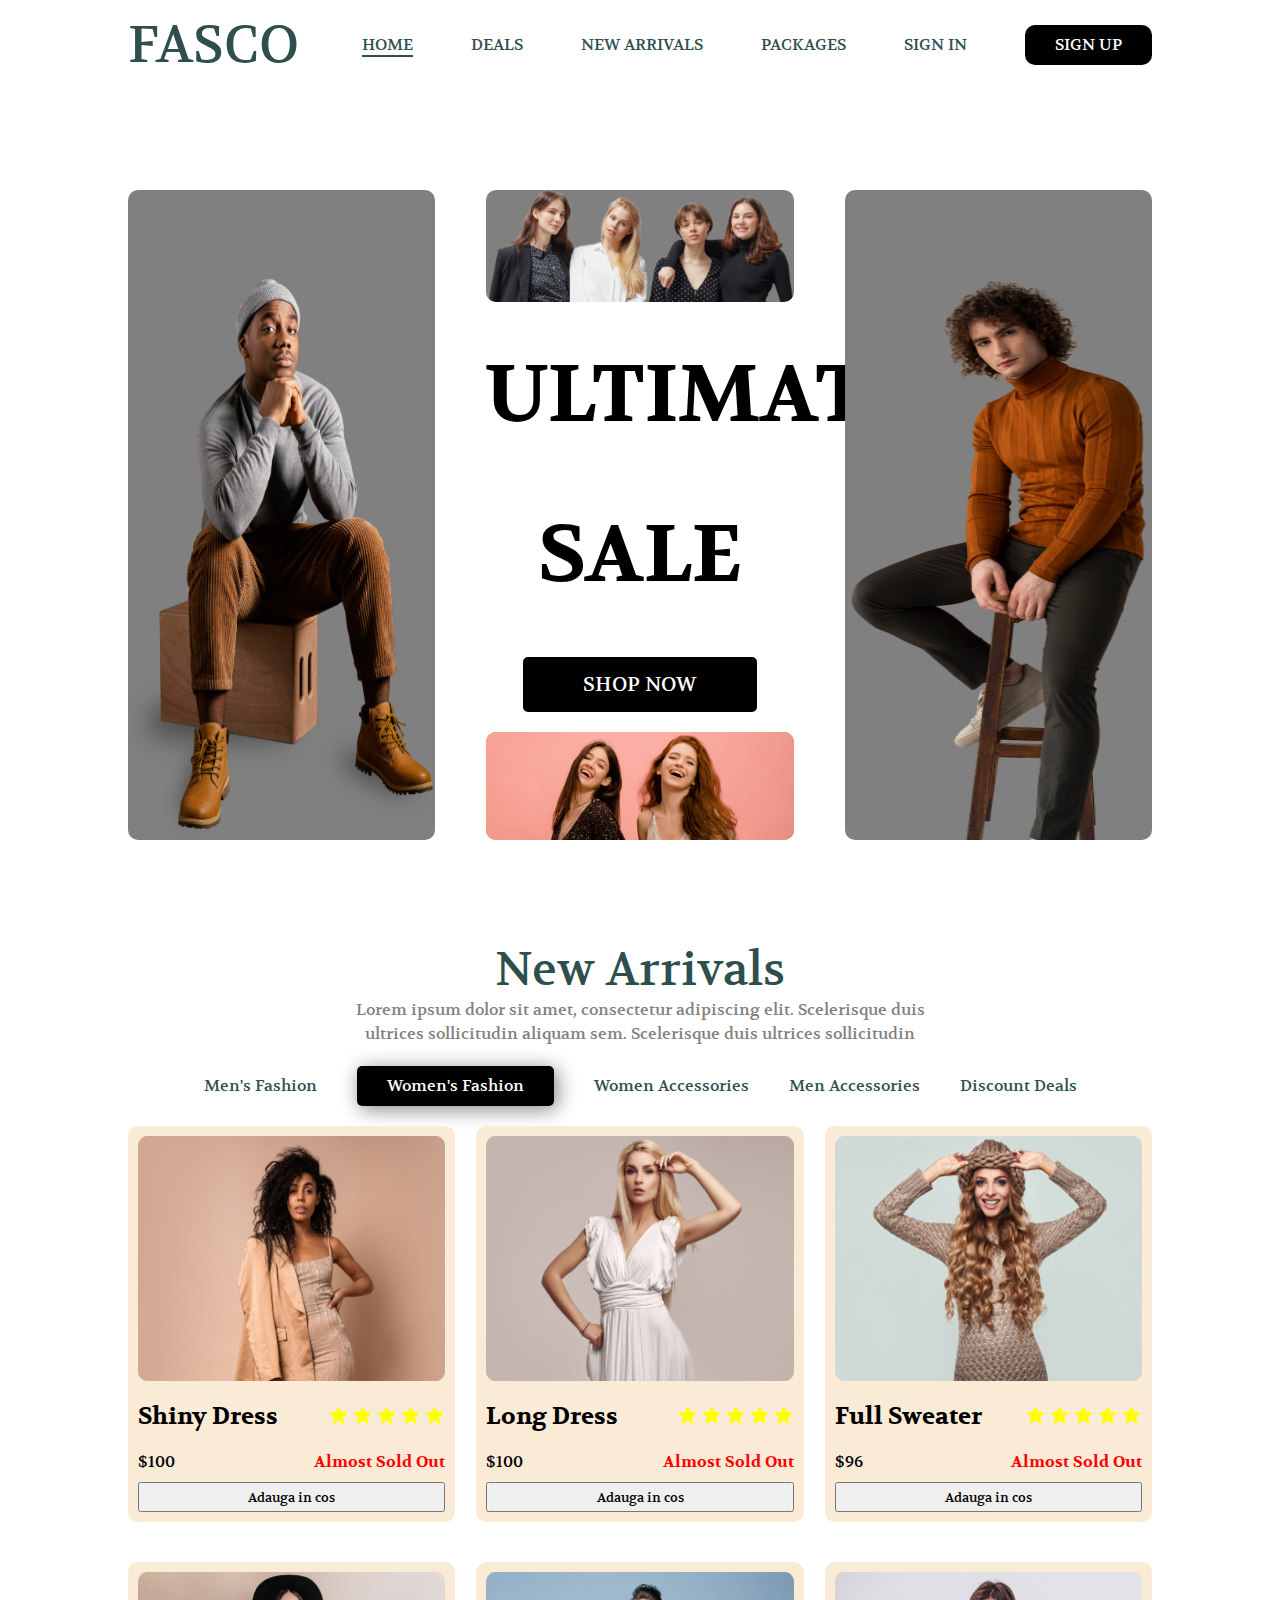
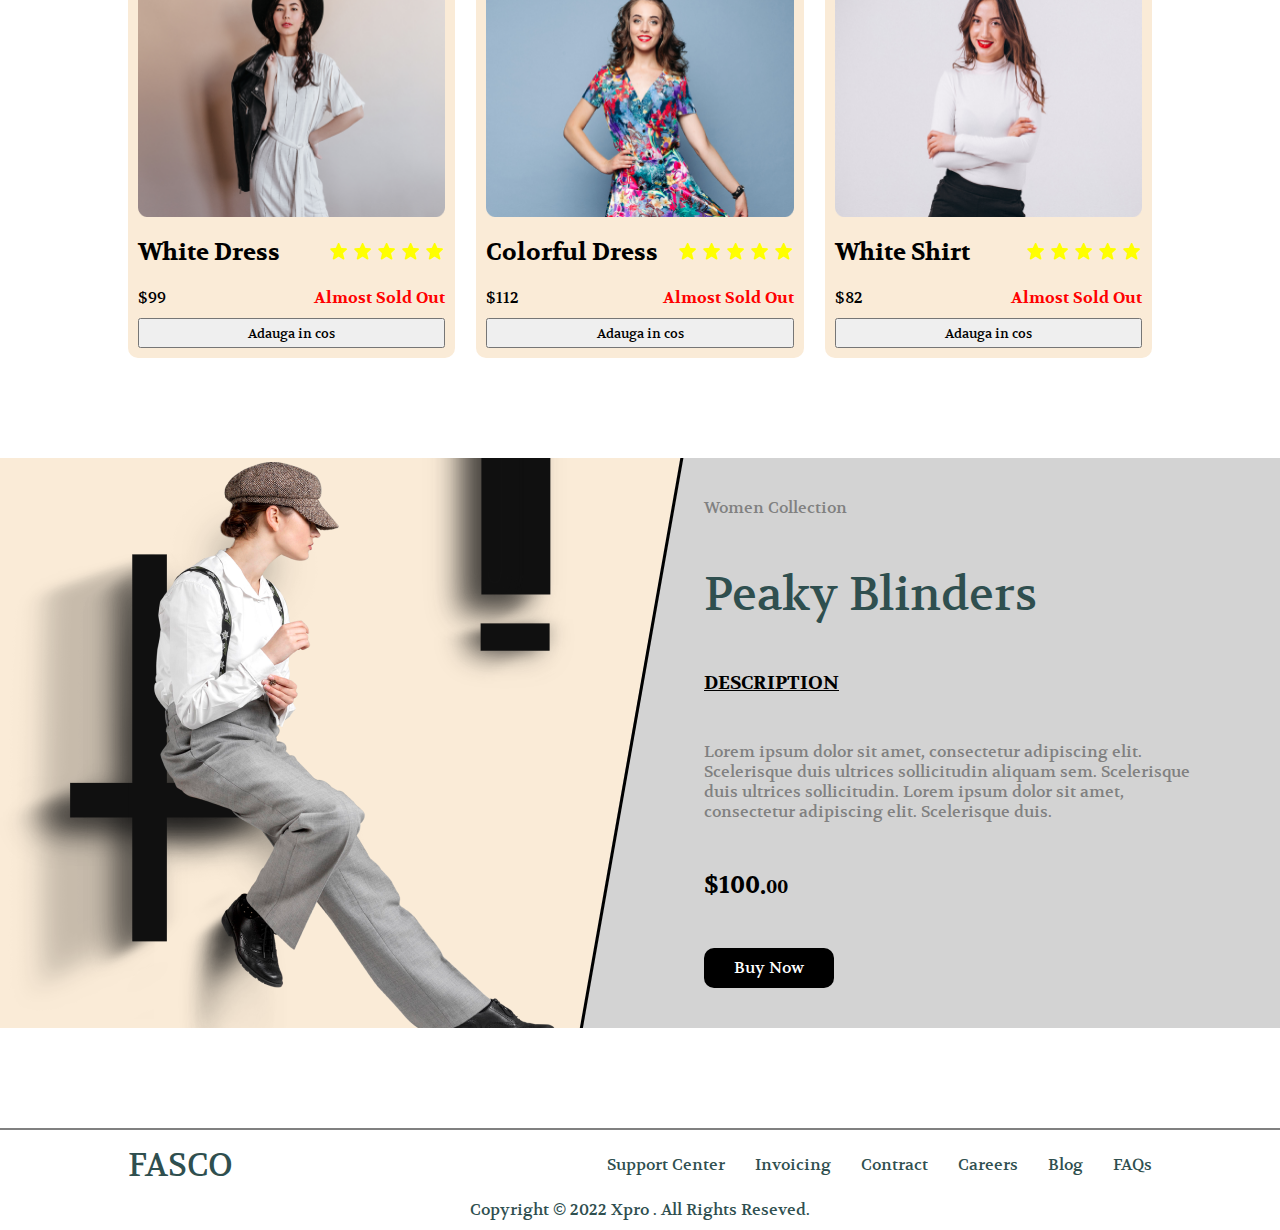
<file: docs/index.html>
<!DOCTYPE html>
<html lang="en">

<head>
  <meta charset="UTF-8" />
  <meta name="viewport" content="width=device-width, initial-scale=1.0" />
  <link rel="stylesheet" href="https://unpkg.com/boxicons@2.1.3/css/boxicons.min.css" />
  <link rel="stylesheet" href="index.css" />
  <title>FASCO</title>
</head>

<body>
  <div id="header">
    <h1>Fasco</h1>
    <div class="nav">
      <li><a href="" id="selected-nav">Home</a></li>
      <li><a href="">Deals</a></li>
      <li><a href="">New Arrivals</a></li>
      <li><a href="">Packages</a></li>
      <li><a href="">Sign In</a></li>
      <li><a href="" id="nav-item-bg">Sign Up</a></li>
    </div>
  </div>
  <section class="sec1">
    <div class="bloc bloc-lateral">
      <img src="./img/Pagina1/s1-stanga.png" alt="" />
    </div>
    <div class="bloc bloc-mijloc">
      <img src="./img/Pagina1/s1-sus.png" alt="" />
      <div class="bloc-text">
        <h1>ULTIMATE SALE</h1>
        <a href="./shop.html">SHOP NOW</a>
      </div>
      <img src="./img/Pagina1/s1-jos.png" alt="" />
    </div>
    <div class="bloc bloc-lateral">
      <img src="./img/Pagina1/s1-dreapta.png" alt="" />
    </div>
  </section>
  <section class="sec2">
    <div class="sec2-heading">
      <h2>New Arrivals</h2>
      <p>
        Lorem ipsum dolor sit amet, consectetur adipiscing elit. Scelerisque
        duis <br />
        ultrices sollicitudin aliquam sem. Scelerisque duis ultrices
        sollicitudin
      </p>
    </div>
    <ul class="sec2-nav">
      <li><a href="">Men's Fashion</a></li>
      <li><a href="" id="sec2-selected-nav">Women's Fashion</a></li>
      <li><a href="">Women Accessories</a></li>
      <li><a href="">Men Accessories</a></li>
      <li><a href="">Discount Deals</a></li>
    </ul>
    <div class="sec2-container">
      
    </div>
  </section>
  <section class="sec3">
    <div class="left">
      <img src="./img/Pagina1/s3-img.png" alt="" />
    </div>
    <div class="right">
      <div>
        <span class="touch-none">Women Collection</span>
        <h2>Peaky Blinders</h2>
        <h3 class="touch-none">DESCRIPTION</h3>
        <p class="touch-none">
          Lorem ipsum dolor sit amet, consectetur adipiscing elit. Scelerisque
          duis ultrices sollicitudin aliquam sem. Scelerisque duis ultrices
          sollicitudin. Lorem ipsum dolor sit amet, consectetur adipiscing elit.
          Scelerisque duis.
        </p>
        <p id="price">$100.<span>00</span></p>
        <a href="">Buy Now</a>
      </div>
    </div>
  </section>
  <div class="footer">
    <div class="footer1">
      <h2>FASCO</h2>
      <ul>
        <li><a href="">Support Center</a></li>
        <li><a href="">Invoicing</a></li>
        <li><a href="">Contract</a></li>
        <li><a href="">Careers</a></li>
        <li><a href="">Blog</a></li>
        <li><a href="">FAQs </a></li>
      </ul>
    </div>
    <div class="footer2">
      <p>Copyright © 2022 Xpro . All Rights Reseved.</p>
    </div>
  </div>
  <script src="index.js"></script>
</body>

</html>
</file>
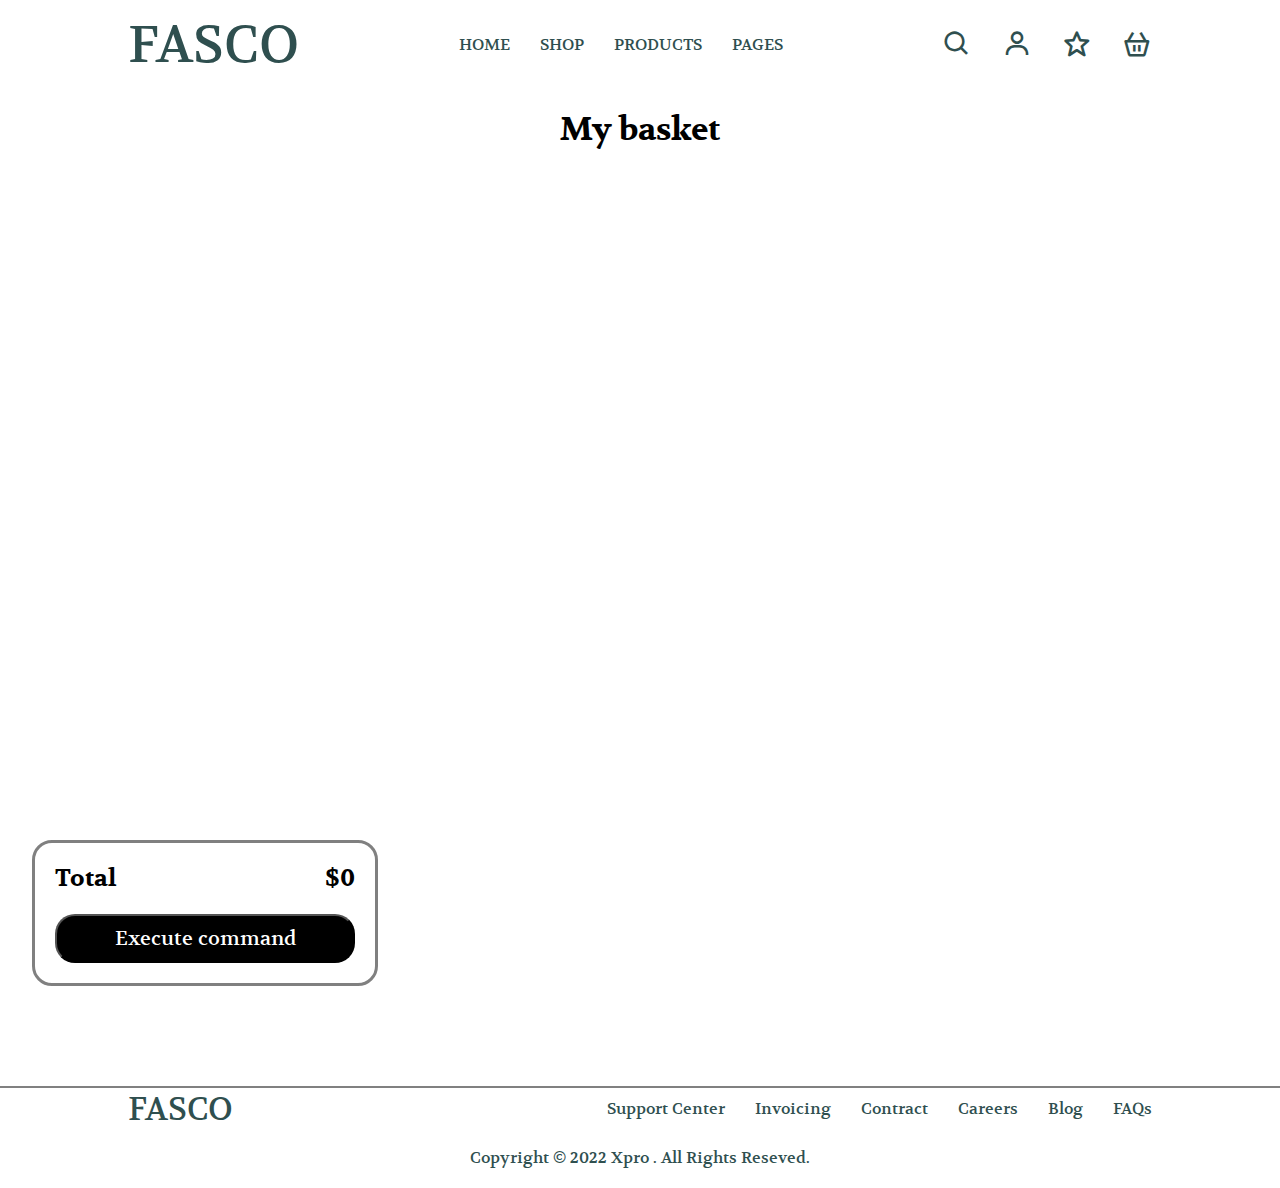
<file: docs/basket.html>
<!DOCTYPE html>
<html lang="en">

<head>
    <meta charset="UTF-8" />
    <meta name="viewport" content="width=device-width, initial-scale=1.0" />
    <link rel="stylesheet" href="https://unpkg.com/boxicons@2.1.3/css/boxicons.min.css" />
    <link rel="stylesheet" href="basket.css" />
    <title>FASCO</title>
</head>

<body>
    <div id="header">
        <h1>FASCO</h1>
        <ul class="nav">
            <li><a href="./index.html">Home</a></li>
            <li><a href="./shop.html">Shop</a></li>
            <li><a href="">Products</a></li>
            <li><a href="">Pages</a></li>
        </ul>
        <ul>
            <li>
                <a href=""><i class="bx bx-search"></i></a>
            </li>
            <li>
                <a href=""><i class="bx bx-user"></i></a>
            </li>
            <li>
                <a href=""><i class="bx bx-star"></i></a>
            </li>
            <li>
                <a href="./basket.html"><i class="bx bx-basket"></i></a>
            </li>
        </ul>
    </div>

    <div class="cos-container">
        <h1>My basket</h1>
        <div class="cos">

        </div>
        <div class="bon-plata">
            <div>
                <h2>Total</h2>
                <h2 class="bonTotal"></h2>
            </div>
            <button class="exec-comanda">Execute command</button>
        </div>
    </div>

    <div class="footer">
        <div class="footer1">
            <h2>FASCO</h2>
            <ul>
                <li><a href="">Support Center</a></li>
                <li><a href="">Invoicing</a></li>
                <li><a href="">Contract</a></li>
                <li><a href="">Careers</a></li>
                <li><a href="">Blog</a></li>
                <li><a href="">FAQs </a></li>
            </ul>
        </div>
        <div class="footer2">
            <p>Copyright © 2022 Xpro . All Rights Reseved.</p>
        </div>
    </div>
    <script src="basket.js"></script>
</body>

</html>
</file>
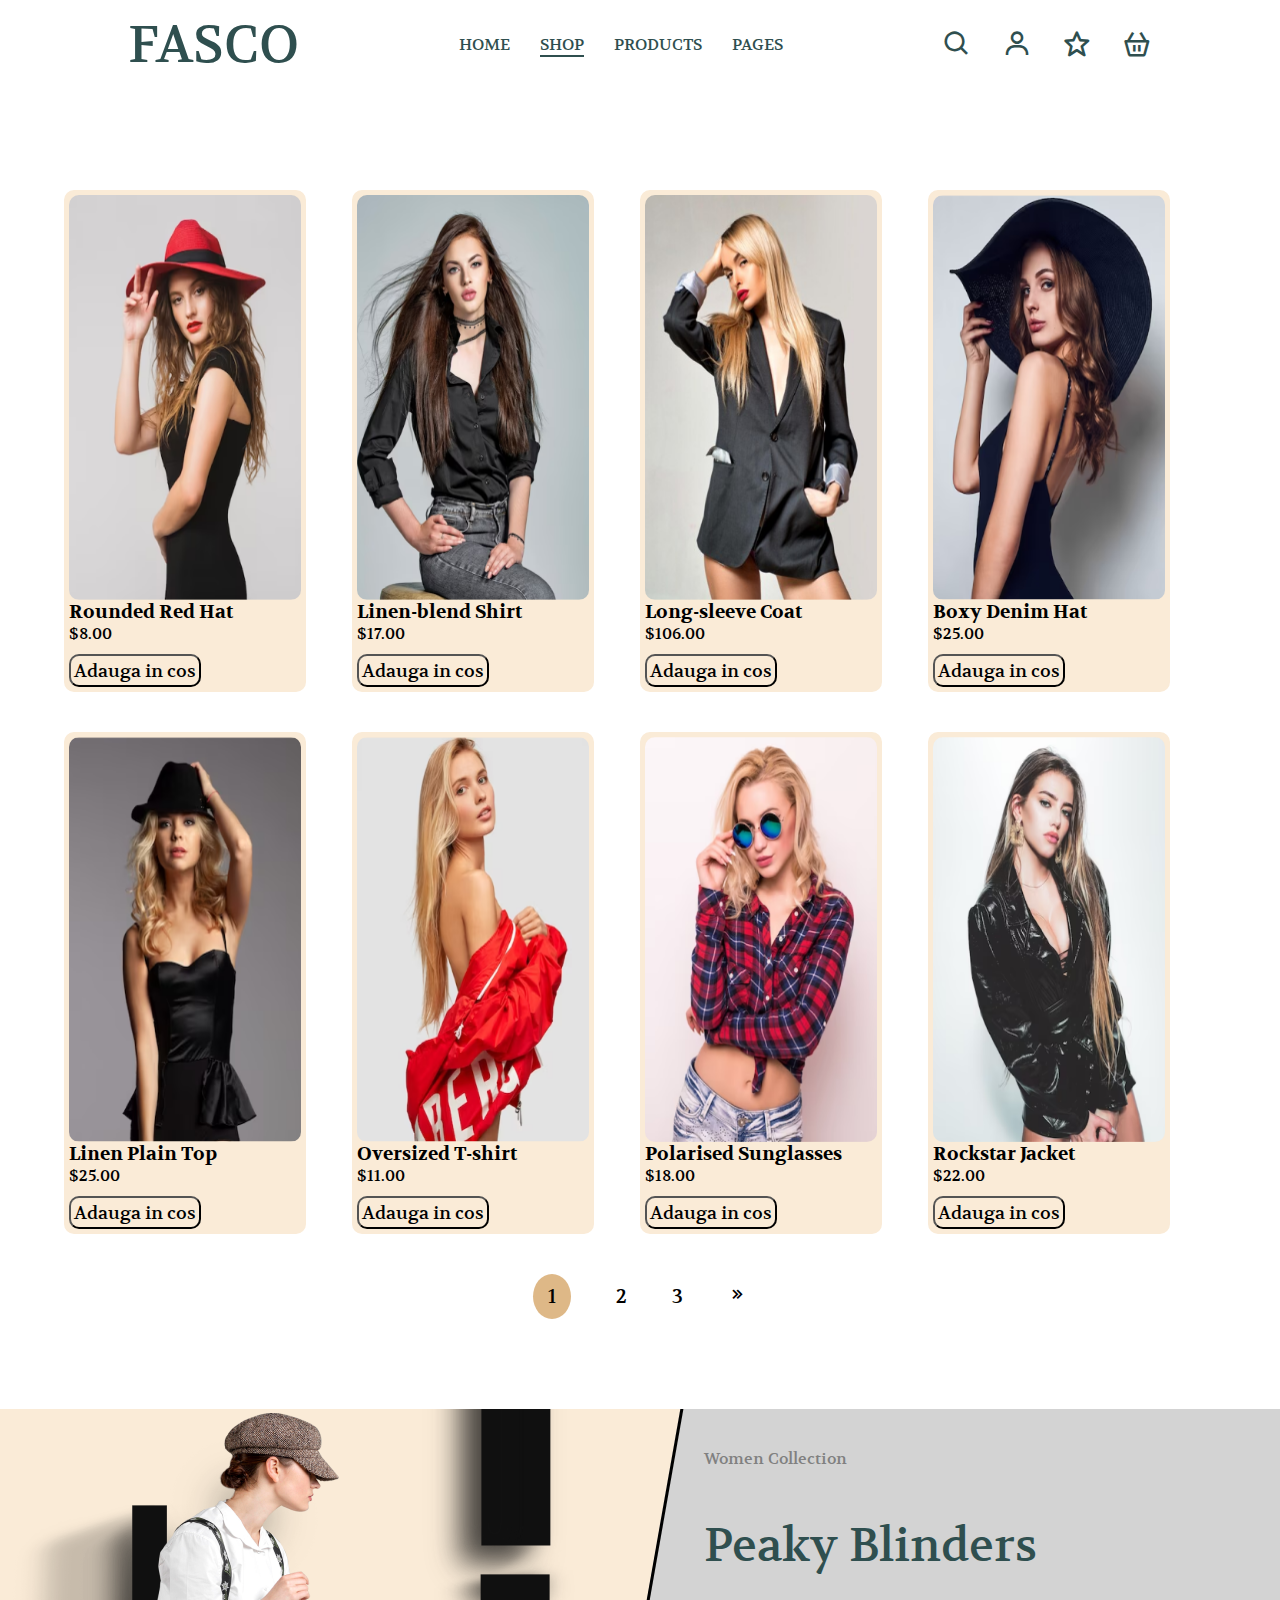
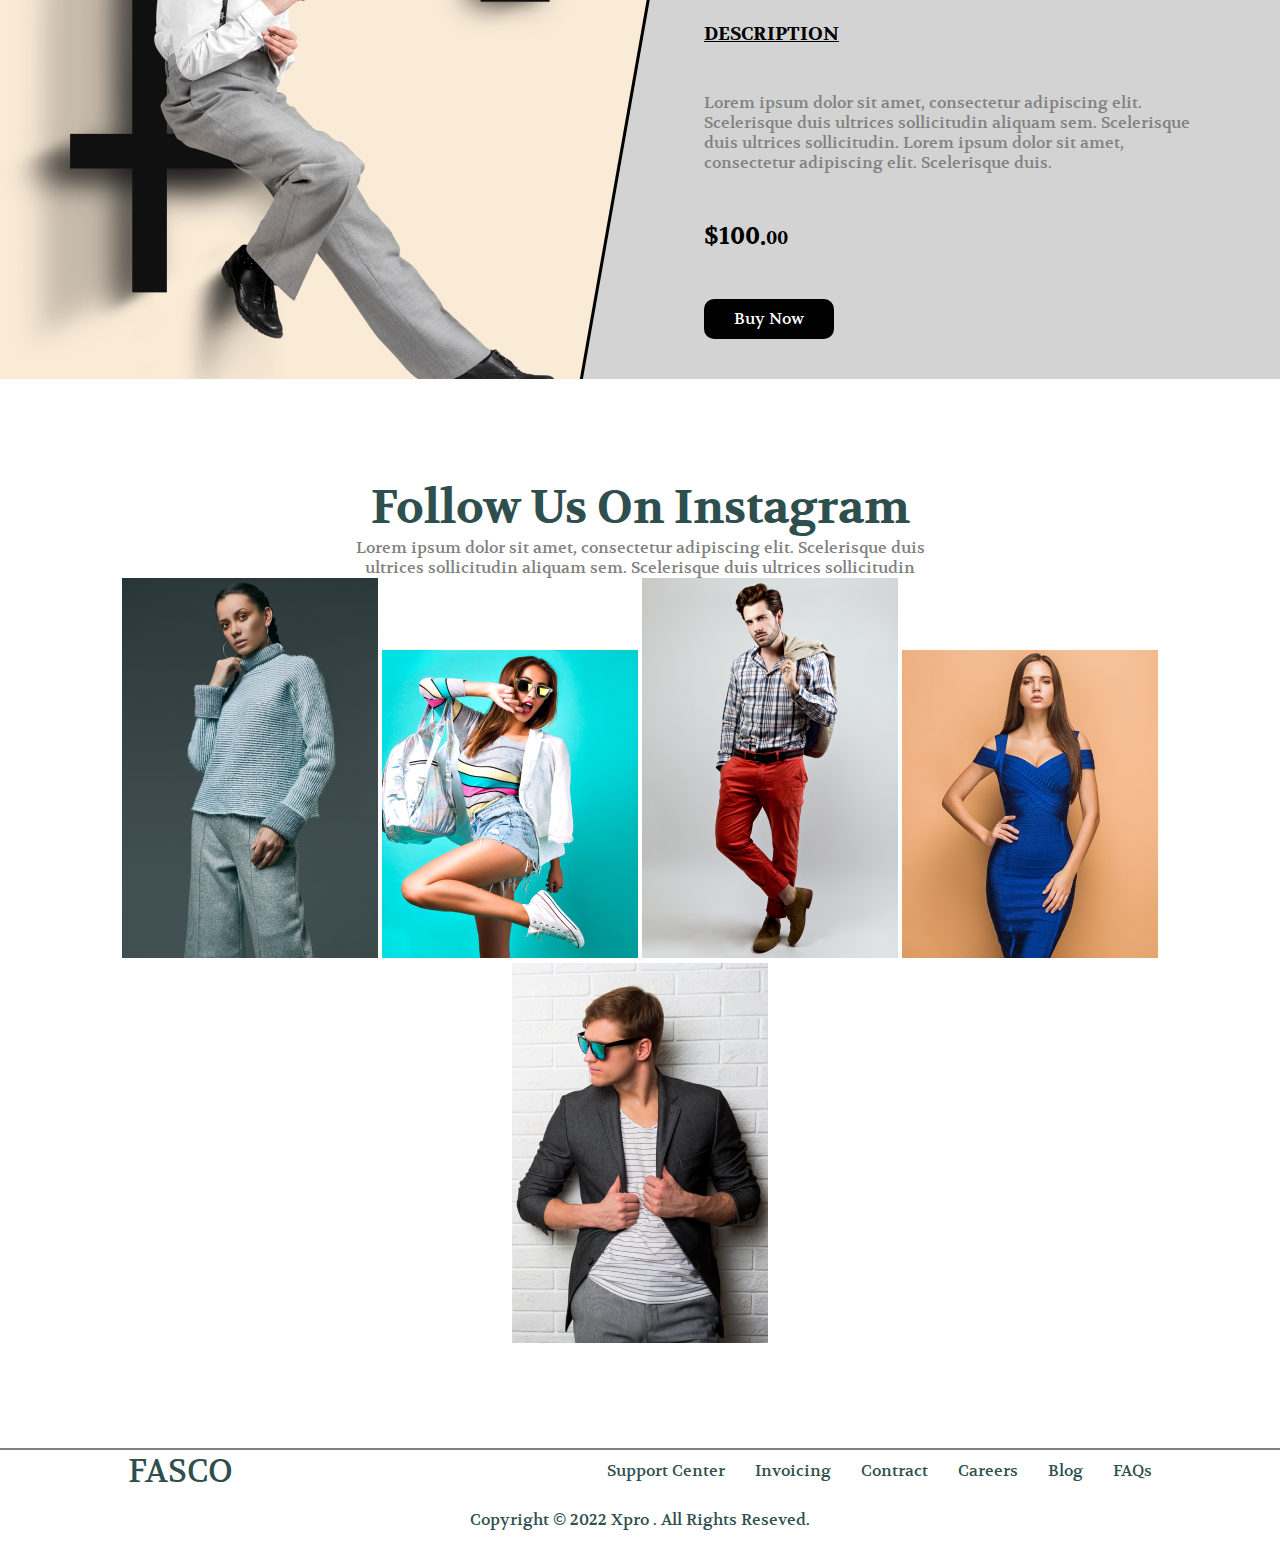
<file: docs/shop.html>
<!DOCTYPE html>
<html lang="en">
  <head>
    <meta charset="UTF-8" />
    <meta name="viewport" content="width=device-width, initial-scale=1.0" />
    <link
      rel="stylesheet"
      href="https://unpkg.com/boxicons@2.1.3/css/boxicons.min.css"
    />
    <link rel="stylesheet" href="shop.css" />
    <title>FASCO</title>
  </head>
  <body>
    <div id="header">
      <h1>FASCO</h1>
      <ul class="nav">
        <li><a href="./index.html">Home</a></li>
        <li><a href="" id="selected-nav">Shop</a></li>
        <li><a href="">Products</a></li>
        <li><a href="">Pages</a></li>
      </ul>
      <ul>
        <li>
          <a href=""><i class="bx bx-search"></i></a>
        </li>
        <li>
          <a href=""><i class="bx bx-user"></i></a>
        </li>
        <li>
          <a href=""><i class="bx bx-star"></i></a>
        </li>
        <li>
          <a href="./basket.html"><i class="bx bx-basket"></i></a>
        </li>
      </ul>
    </div>
    <section class="sec1">
      <div class="bloc-container">
        
      </div>
      <div class="pagini">
        <a href="" class="pagina-curenta">1</a>
        <a href="">2</a>
        <a href="">3</a>
        <a href=""><i class="bx bx-chevrons-right"></i></a>
      </div>
    </section>
    <section class="sec2">
      <div class="left">
        <img src="./img/Pagina1/s3-img.png" alt="" />
      </div>
      <div class="right">
        <div>
          <span class="touch-none">Women Collection</span>
          <h2>Peaky Blinders</h2>
          <h3 class="touch-none">DESCRIPTION</h3>
          <p class="touch-none">
            Lorem ipsum dolor sit amet, consectetur adipiscing elit. Scelerisque
            duis ultrices sollicitudin aliquam sem. Scelerisque duis ultrices
            sollicitudin. Lorem ipsum dolor sit amet, consectetur adipiscing
            elit. Scelerisque duis.
          </p>
          <p id="price">$100.<span>00</span></p>
          <a href="">Buy Now</a>
        </div>
      </div>
    </section>
    <section class="sec3">
      <div class="sec3-heading">
        <h1>Follow Us On Instagram</h1>
        <p class="touch-none">
          Lorem ipsum dolor sit amet, consectetur adipiscing elit. Scelerisque
          duis <br />
          ultrices sollicitudin aliquam sem. Scelerisque duis ultrices
          sollicitudin
        </p>
        <div class="sec3-./img">
          <img src="./img/Pagina2/s3-img1.png" alt="">
          <img src="./img/Pagina2/s3-img2.png" alt="">
          <img src="./img/Pagina2/s3-img3.png" alt="">
          <img src="./img/Pagina2/s3-img4.png" alt="" class="touch-none">
          <img src="./img/Pagina2/s3-img5.png" alt="" class="touch-none">
        </div>
      </div>
    </section>
    <div class="footer">
      <div class="footer1">
        <h2>FASCO</h2>
        <ul>
          <li><a href="">Support Center</a></li>
          <li><a href="">Invoicing</a></li>
          <li><a href="">Contract</a></li>
          <li><a href="">Careers</a></li>
          <li><a href="">Blog</a></li>
          <li><a href="">FAQs </a></li>
        </ul>
      </div>
      <div class="footer2">
        <p>Copyright © 2022 Xpro . All Rights Reseved.</p>
      </div>
    </div>
    <script src="shop.js"></script>
  </body>
</html>
</file>
<file: docs/index.css>
@import url('https://fonts.googleapis.com/css2?family=Volkhov:ital,wght@0,400;0,700;1,400;1,700&display=swap');

* {
    margin: 0;
    padding: 0;
    font-family: 'Volkhov', sans-serif;
}

#header {
    width: 80%;
    height: 10vh;
    margin: 0 auto;
    display: flex;
    justify-content: space-between;
    align-items: center;
}

#header * {
    text-transform: uppercase;
}

#header h1 {
    font-size: 52px;
    font-weight: 500;
    color: darkslategray;
}

.nav {
    list-style: none;
    display: flex;
    column-gap: 58px;
}

.nav a {
    text-decoration: none;
    color: darkslategray;
}

#selected-nav,
.nav a:hover {
    border-bottom: 2px solid darkslategray;
}

#nav-item-bg {
    padding: 10px 30px;
    background-color: #000;
    color: #fff;
    border-radius: 10px;
}

.bloc-mijloc a:hover,
.right div a:hover,
#nav-item-bg:hover {
    background-color: lightgray;
    color: #000;
    border-bottom: 0;
    transition: .3s;
}

.sec1 {
    width: 80%;
    margin: 100px auto;
    display: flex;
    justify-content: space-between;
}

.bloc {
    width: 30%;
    height: 910px;
    height: 650px;
    position: relative;
}

.bloc-lateral,
.bloc-mijloc img {
    background-color: gray;
    border-radius: 10px;
}

.bloc img {
    width: 100%;
}

.bloc-lateral img{
    height: 568px;
    position: absolute;
    bottom: 0;
}

.bloc-mijloc {
    display: flex;
    flex-direction: column;
    justify-content: space-between;
    text-align: center;
    font-size: 40px;
    line-height: 2;
}

.bloc-mijloc a {
    font-size: 20px;
    padding: 15px 60px;
    background-color: #000;
    color: #fff;
    text-decoration: none;
    border-radius: 5px;
}

.sec2 {
    width: 80%;
    margin: 100px auto;
}

.sec2-heading {
    text-align: center;
}

.sec2-heading h2 {
    font-size: 46px;
    color: darkslategray;
    font-weight: 500;
}

.sec2-heading p {
    color: gray;
    line-height: 1.5;
}

.sec2-nav {
    list-style: none;
    display: flex;
    column-gap: 40px;
    justify-content: center;
    margin: 30px 0;
}

.sec2-nav a {
    text-decoration: none;
    color: darkslategray;
}

.sec2-nav a:hover {
    text-decoration: underline;
}

#sec2-selected-nav {
    padding: 10px 30px;
    background-color: black;
    border-radius: 5px;
    color: #fff;
    box-shadow: 3px 3px 20px gray;
}

.sec2-container {
    display: flex;
    width: 100%;
    justify-content: space-between;
    flex-wrap: wrap;
    row-gap: 40px;
}

.sec2-bloc {
    width: 30%;
    padding: 10px;
    text-decoration: none;
    color: #000;
    background-color: antiquewhite;
    border-radius: 10px;
}

.sec2-bloc:hover {
    background-color: lightgray;
    transition: .3s;
}

.text,
.image {
    width: 100%;
}

.image {
    height: 245px;
}

.image img {
    width: 100%;
    height: 100%;
}

.bloc-heading,
.price-stock {
    display: flex;
    justify-content: space-between;
    align-items: center;
    margin-top: 20px;
}

.bloc-heading h3 {
    font-size: 24px;
}

.bloc-heading .bx {
    font-size: 20px;
}

.text p {
    font-weight: 300;
}

.text span {
    color: red;
    font-weight: 700;
}

.sec2-bloc button {
    width: 100%;
    height: 30px;
    margin-top: 10px;
}

.sec3 {
    display: flex;
    height: 570px;
    margin: 100px 0;
    background-color: antiquewhite;
    position: relative;
    overflow: hidden;
}

.sec3::before {
    content: '';
    width: 100%;
    background-color: lightgray;
    border-left: 3px solid black;
    height: 200%;
    transform: rotate(10deg);
    position: absolute;
    top: -50%;
    left: 50%;
}

.left,
.right {
    width: 50%; 
    height: 100%;
    display: flex;
    justify-content: center;
    position: relative;
}

.right div {
    width: 80%;
    margin: 40px 0;
    display: flex;
    flex-direction: column;
    justify-content: space-between;
}

.left img {
    height: 100%;
    width: 722px;
}

.right span {
    color: gray;
}

.right h2 {
    font-size: 46px;
    color: darkslategray;
    font-weight: 500;
}

.right h3 {
    text-decoration: underline;
}

.right p {
    color: gray;
}

#price,
#price span {
    color: #000;
}

#price {
    font-size: 24px;
    font-weight: 700;
}

#price span {
    font-size: 18px;
}

.right div a {
    position: relative;
    text-decoration: none;
    color: #fff;
    background-color: black;
    padding: 10px 30px;
    width: fit-content;
    border-radius: 10px;
}

.footer {
    margin-top: 100px;
    border-top: 2px solid gray;
    height: 100px;
    display: flex;
    flex-direction: column;
}

.footer1 {
    display: flex;
    justify-content: space-between;
    align-items: center;
    width: 80%;
    margin: 0 auto;
    height: 70%;
}

.footer1 h2 {
    color: darkslategray;
    font-size: 32px;
    font-weight: 500;
}

.footer1 ul {
    display: flex;
    list-style: none;
    column-gap: 30px;
}

.footer1 ul li a {
    text-decoration: none;
    color: darkslategray;
}

.footer1 ul li a:hover {
    text-decoration: underline;
    color: #000;
    transition: .5s;
}

.footer2 {
    display: flex;
    justify-content: center;
    color: darkslategray;
}

@media screen and (max-width: 769px) {
    #header {
        flex-direction: column;
        height: auto;
        align-items: center;
    }    

    .nav {
        margin-top: 20px;
        width: 70%;
        column-gap: 30px;
        flex-wrap: wrap;
        justify-content: center;
        row-gap: 30px;
    }

    .bloc-lateral,
    .sec2-heading p  {
        display: none;
    }

    .bloc-mijloc {
        width: 100%;
    }

    .sec2-nav {
        flex-direction: column;
        height: auto;
        row-gap: 30px;
        text-align: center;
    }

    .sec2-bloc {
        width: 45%;
    }

    .bloc-heading {
        flex-direction: column;
        row-gap: 10px;
    }

    .footer1 {
        flex-direction: column;
        height: auto;
    }

    .footer1 ul {
        margin-top: 10px;
        align-items: center;
    }

    .footer2 {
        margin-top: 40px;
    }

    .right {
        align-items: center;
    }

    .right div{
        height: 50%;
    }

    .touch-none {
        display: none;
    }

    .left img {
        width: 100%;
    }

}

@media screen and (max-width: 426px) {
    .sec2-container {
        justify-content: center;
    }
    .sec2-bloc {
        width: 80%;
    }

    .sec3 {
        flex-direction: column;
    }

    .sec3::before {
        content: '';
        height: 100%;
        background-color: lightgray;
        border-top: 3px solid black;
        height: 200%;
        transform: rotate(80deg);
        position: absolute;
        top: -20%;
        left: 50%;
    }

    .left {
        width: 100%;
    }

    .right {
        justify-content: center;
        align-items: center;
        width: 100%;
        text-align: center;
    }

    .right div {
        justify-content: center;
        margin: 0 auto;
        text-align: center;
    }

    .right div a {
        margin: 0 auto;
    }

    .footer1 ul {
        flex-wrap: wrap;
        justify-content: center;
        row-gap: 10px;
    }
}
</file>
<file: docs/basket.css>
@import url('https://fonts.googleapis.com/css2?family=Volkhov:ital,wght@0,400;0,700;1,400;1,700&display=swap');

* {
    margin: 0;
    padding: 0;
    font-family: 'Volkhov', sans-serif;
}

#header {
    width: 80%;
    height: 10vh;
    margin: 0 auto;
    display: grid;
    grid-template-columns: repeat(3, auto);
    justify-content: space-between;
    align-items: center;
}

#header ul {
    list-style: none;
    display: grid;
    grid-template-columns: repeat(4, auto);
    align-items: center;
    column-gap: 30px;
}

#header * {
    text-transform: uppercase;
}

#header h1 {
    font-size: 52px;
    font-weight: 500;
    color: darkslategray;
}

#header ul li a {
    text-decoration: none;
    color: darkslategray;
}

#selected-nav,
#header ul li a:hover {
    border-bottom: 2px solid darkslategray;
}

#header ul li .bx {
    font-size: 30px;
}






.footer {
    margin-top: 100px;
    border-top: 2px solid gray;
    height: 100px;
    display: grid;
    grid-template-rows: repeat(2, auto);
}

.footer1 {
    display: grid;
    grid-template-columns: repeat(2, auto);
    justify-content: space-between;
    align-items: center;
    width: 80%;
    margin: 0 auto;
    height: 70%;
}

.footer1 h2 {
    color: darkslategray;
    font-size: 32px;
    font-weight: 500;
}

.footer1 ul {
    display: grid;
    grid-template-columns: repeat(6, auto);
    list-style: none;
    column-gap: 30px;
}

.footer1 ul li a {
    text-decoration: none;
    color: darkslategray;
}

.footer1 ul li a:hover {
    text-decoration: underline;
    color: #000;
    transition: .5s;
}

.footer2 {
    display: grid;
    justify-content: center;
    color: darkslategray;
}

.cos-container {
    width: 95%;
    margin: 20px auto;
}

.cos-container h1 {
    text-align: center;
}

.cos {
    margin: 10px auto;
    height: 70vh;
    overflow-y: scroll;
}

.bloc {
    display: grid;
    grid-template-columns: 10% 20% 25% 20% 25%;
    margin: 20px 0;
}

.bloc img {
    height: 120px;
    width: 100px;
}

.sterge {
    background-color: transparent;
    border: none;
    margin-top: 20px;
    font-size: 16px;
    text-decoration: underline;
    letter-spacing: 1px;
    color: gray;
}

.sterge:hover {
    color: red;
}

.sterge:active {
    color: orange;
}

.butoane {
    display: flex;
    column-gap: 10px;
    align-items: center;
    height: fit-content;
    width: fit-content;
    border: 2px solid gray;
}

.butoane h3 {
    font-weight: 500;
}

.butoane button {
    height: 30px;
    width: 30px;
    border: none;
    background-color: transparent;
    font-size: 24px;
    font-weight: bold;
}

.butoane button:hover {
    background-color: lightgray;
}

.bon-plata {
    width: 300px;
    margin-top: 50px;
    display: flex;
    flex-direction: column;
    row-gap: 20px;
    border: 3px solid gray;
    border-radius: 20px;
    padding: 20px;
}

.bon-plata div {
    display: flex;
    justify-content: space-between;
}

.exec-comanda {
    font-size: 20px;
    background-color: #000;
    color: #fff;
    padding: 10px 20px;
    border-radius: 20px;
}
</file>
<file: docs/shop.css>
@import url('https://fonts.googleapis.com/css2?family=Volkhov:ital,wght@0,400;0,700;1,400;1,700&display=swap');

* {
    margin: 0;
    padding: 0;
    font-family: 'Volkhov', sans-serif;
}

#header {
    width: 80%;
    height: 10vh;
    margin: 0 auto;
    display: grid;
    grid-template-columns: repeat(3, auto);
    justify-content: space-between;
    align-items: center;
}

#header ul {
    list-style: none;
    display: grid;
    grid-template-columns: repeat(4, auto);
    align-items: center;
    column-gap: 30px;
}

#header * {
    text-transform: uppercase;
}

#header h1 {
    font-size: 52px;
    font-weight: 500;
    color: darkslategray;
}

#header ul li a {
    text-decoration: none;
    color: darkslategray;
}

#selected-nav,
#header ul li a:hover {
    border-bottom: 2px solid darkslategray;
}

#header ul li .bx {
    font-size: 30px;
}

.sec1 {
    margin-top: 100px;
}

.bloc-container {
    width: 90%;
    margin: 0 auto;
    display: grid;
    grid-template-columns: repeat(4, 21%);
    row-gap: 40px;
    column-gap: 4%;
}

.bloc {
    padding: 5px;
    border-radius: 10px;
    background-color: antiquewhite;
    text-decoration: none;
    color: #000;
}

.bloc:hover {
    background-color: gray;
    transition: .3s;
}

.imagine,
.text {
    width: 100%;
}

.imagine {
    height: 405px;
}

.imagine img {
    height: 100%;
    width: 100%;
    border-radius: 10px;
}

.bloc button {
    font-size: 18px;
    margin-top: 10px;
    background-color: transparent;
    border-radius: 10px;
    padding: 3px;
}

.bloc button:hover {background-color: lightgray;}

.pagini {
    text-align: center;
    margin: 50px 0;
    font-size: 20px;
}

.pagini a {
    margin: 0 20px;
    text-decoration: none;
    color: #000;
}

.pagina-curenta,
.pagini a:hover {
    padding: 10px 15px;
    background-color: burlywood;
    border-radius: 50%;
    transition: .3s;
}

.sec2 {
    display: grid;
    grid-template-columns: repeat(2, 50%);
    grid-template-rows: 100%;
    height: 570px;
    margin: 100px 0;
    background-color: antiquewhite;
    position: relative;
    overflow: hidden;
}

.sec2::before {
    content: '';
    width: 100%;
    background-color: lightgray;
    border-left: 3px solid black;
    height: 200%;
    transform: rotate(10deg);
    position: absolute;
    top: -50%;
    left: 50%;
}

.left,
.right {
    height: 100%;
    display: grid;
    justify-content: center;
    position: relative;
}

.right div {
    width: 80%;
    margin: 40px auto;
    display: grid;
    align-content: space-between;
}

.left img {
    height: 100%;
    width: 722px;
}

.right span {
    color: gray;
}

.right h2 {
    font-size: 46px;
    color: darkslategray;
    font-weight: 500;
}

.right h3 {
    text-decoration: underline;
}

.right p {
    color: gray;
}

#price,
#price span {
    color: #000;
}

#price {
    font-size: 24px;
    font-weight: 700;
}

#price span {
    font-size: 18px;
}

.right div a {
    position: relative;
    text-decoration: none;
    color: #fff;
    background-color: black;
    padding: 10px 30px;
    width: fit-content;
    border-radius: 10px;
}

.right div a:hover {
    background-color: gray;
    color: #000;
    border-bottom: 0;
    transition: .3s;
}

.sec3 {
    margin: 100px 0;
}

.sec3-heading {
    text-align: center;
}

.sec3-heading h1 {
    font-size: 46px;
    color: darkslategray;
}

.sec3-heading p {
    color: gray;
}

.sec3-imagini {
    position: relative;
    top: 50px;
    display: grid;
    grid-template-columns: repeat(5, auto);
    align-items: center;
    width: fit-content;
    margin: 0 auto;
}

.sec3-imagini img {
    height: 380px;
}

.sec3-imagini img:nth-child(2n) {
    height: 300px;
}

.footer {
    margin-top: 100px;
    border-top: 2px solid gray;
    height: 100px;
    display: grid;
    grid-template-rows: repeat(2, auto);
}

.footer1 {
    display: grid;
    grid-template-columns: repeat(2, auto);
    justify-content: space-between;
    align-items: center;
    width: 80%;
    margin: 0 auto;
    height: 70%;
}

.footer1 h2 {
    color: darkslategray;
    font-size: 32px;
    font-weight: 500;
}

.footer1 ul {
    display: grid;
    grid-template-columns: repeat(6, auto);
    list-style: none;
    column-gap: 30px;
}

.footer1 ul li a {
    text-decoration: none;
    color: darkslategray;
}

.footer1 ul li a:hover {
    text-decoration: underline;
    color: #000;
    transition: .5s;
}

.footer2 {
    display: grid;
    justify-content: center;
    color: darkslategray;
}

@media screen and (max-width: 769px) {
    #header {
        grid-template-columns: auto;
        height: auto;
        justify-content: center;
        text-align: center;
    }

    #header .nav {
        grid-template-columns: auto;
        row-gap: 10px;
        margin-bottom: 20px;
    }

    .bloc-container {
        grid-template-columns: repeat(2, 50%);
        justify-content: center;
    }

    .touch-none {
        display: none;
    }

    .right {
        align-items: center;
    }

    .sec3-imagini img{
        width: 100%;
    }

    .footer1 {
        grid-template-columns: auto;
        grid-template-rows: repeat(2, auto);
        justify-content: center;
        align-items: center;
        text-align: center;
    }

    .footer1 ul {
        align-items: center;
    }

    .footer2 {
        margin-top: 40px;
    }
}

@media screen and (max-width: 426px) {
    .bloc-container {
        grid-template-columns: 80%;
    }

    .footer1 ul {
        grid-template-columns: repeat(3, auto);
        grid-template-rows: repeat(2, auto);
        row-gap: 20px;
    }

    .sec2 {
        grid-template-columns: auto;
        grid-template-rows: repeat(2, 50%);
    }

    .sec2::before {
        content: '';
        height: 100%;
        background-color: lightgray;
        border-top: 3px solid black;
        height: 200%;
        transform: rotate(80deg);
        position: absolute;
        top: -20%;
        left: 50%;
    }

    .left {
        width: 100%;
        height: 100%;
    }

    .left img {
        width: 100%;
        height: 100%;
    }

    .right {
        justify-content: center;
        align-items: center;
        width: 100%;
        text-align: center;
    }

    .right div {
        justify-content: center;
        margin: 0 auto;
        text-align: center;
    }

    .right div a {
        margin: 0 auto;
    }
}
</file>
